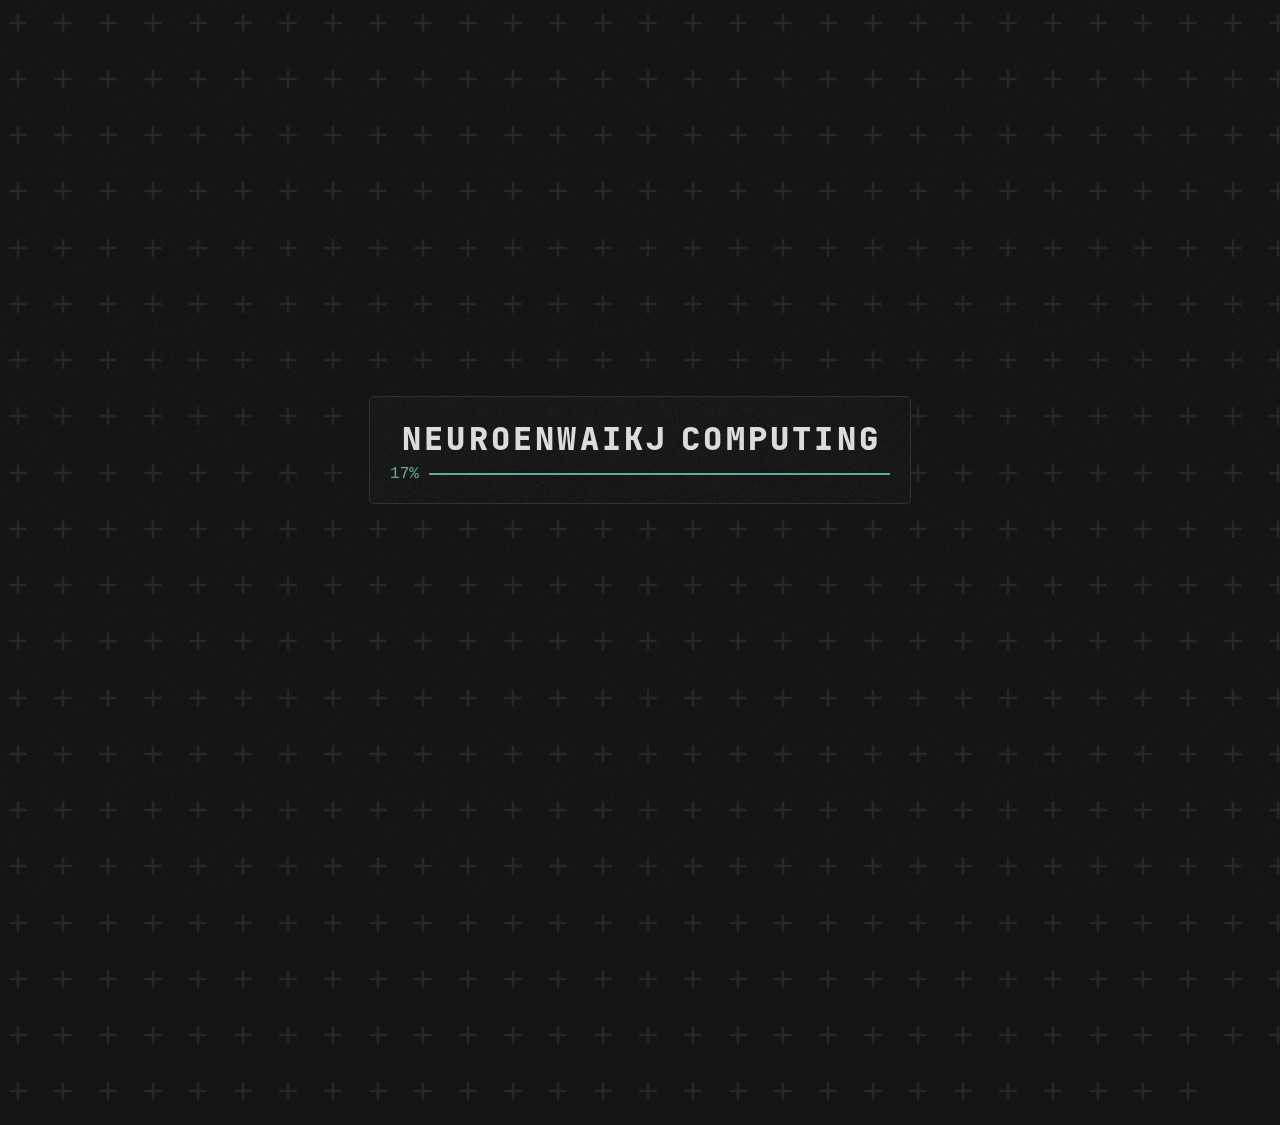
<file: index.html>
<!DOCTYPE html>
<html lang="en">
    <head>
        <meta charset="UTF-8">
        <title>Neuromorphic Computing</title>
        <link rel="stylesheet" href="styles/background.css">
        <link rel="stylesheet" href="styles/landing-page/landing-page.css">

        <link rel="stylesheet" href="styles/main-layout/navbar.css">
        <link rel="stylesheet" href="styles/main-layout/data.css">
        <link rel="stylesheet" href="styles/main-layout/title-bar.css">

        <link rel="preconnect" href="https://fonts.googleapis.com">
        <link rel="preconnect" href="https://fonts.gstatic.com" crossorigin>
        <link rel="preconnect" href="https://fonts.googleapis.com">
        <link rel="preconnect" href="https://fonts.gstatic.com" crossorigin>
        <link href="https://fonts.googleapis.com/css2?family=Bitcount:wght@100..900&display=swap" rel="stylesheet">

        <link href='https://fonts.googleapis.com/css?family=Poppins' rel='stylesheet'>
    </head>

    <body>
    <script src="scripts/landing-page/overview.js"></script>
    <script src="scripts/main-layout/navbar.js"></script>
    <script src="scripts/main.js"></script>
    <script src="scripts/main-layout/data.js"></script>
    <script src="scripts/main-layout/title-bar.js"></script>

    <script src="scripts/landing-page/grid.js"></script>
    <script src="scripts/landing-page/opening.js"></script>
    </body>
</html>
</file>
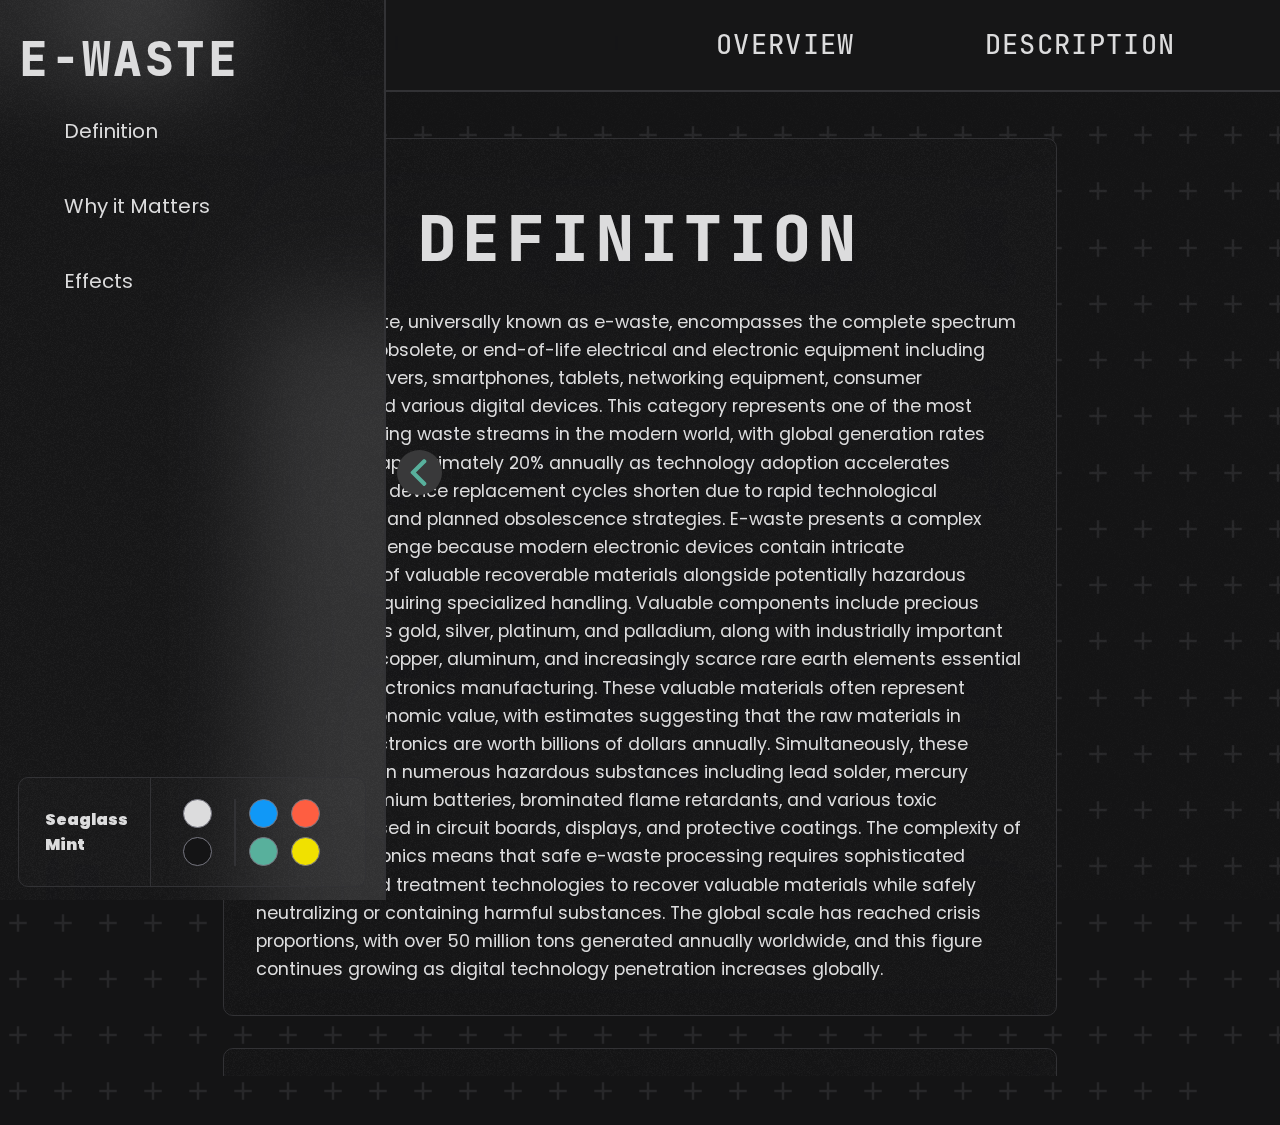
<file: E-Waste.html>
<!DOCTYPE html>
<html lang="en">
<head>
    <meta charset="UTF-8">
    <title>Neuromorphic Computing</title>
    <link rel="stylesheet" href="styles/background.css">

    <link rel="stylesheet" href="styles/main-layout/navbar.css">
    <link rel="stylesheet" href="styles/main-layout/data.css">
    <link rel="stylesheet" href="styles/main-layout/title-bar.css">

    <link rel="preconnect" href="https://fonts.googleapis.com">
    <link rel="preconnect" href="https://fonts.gstatic.com" crossorigin>
    <link rel="preconnect" href="https://fonts.googleapis.com">
    <link rel="preconnect" href="https://fonts.gstatic.com" crossorigin>
    <link href="https://fonts.googleapis.com/css2?family=Bitcount:wght@100..900&display=swap" rel="stylesheet">

    <link href='https://fonts.googleapis.com/css?family=Poppins' rel='stylesheet'>
</head>

<body>

<script src="scripts/E-waste/E-Waste.js"></script>
<script src="scripts/main-layout/data.js"></script>
<script src="scripts/main-layout/navbar.js"></script>
<script src="scripts/main-layout/title-bar.js"></script>
<script src="scripts/main.js"></script>
<script src="scripts/landing-page/grid.js"></script>
<script src="scripts/E-waste/loadEWaste.js"></script>
</body>
</html>
</file>
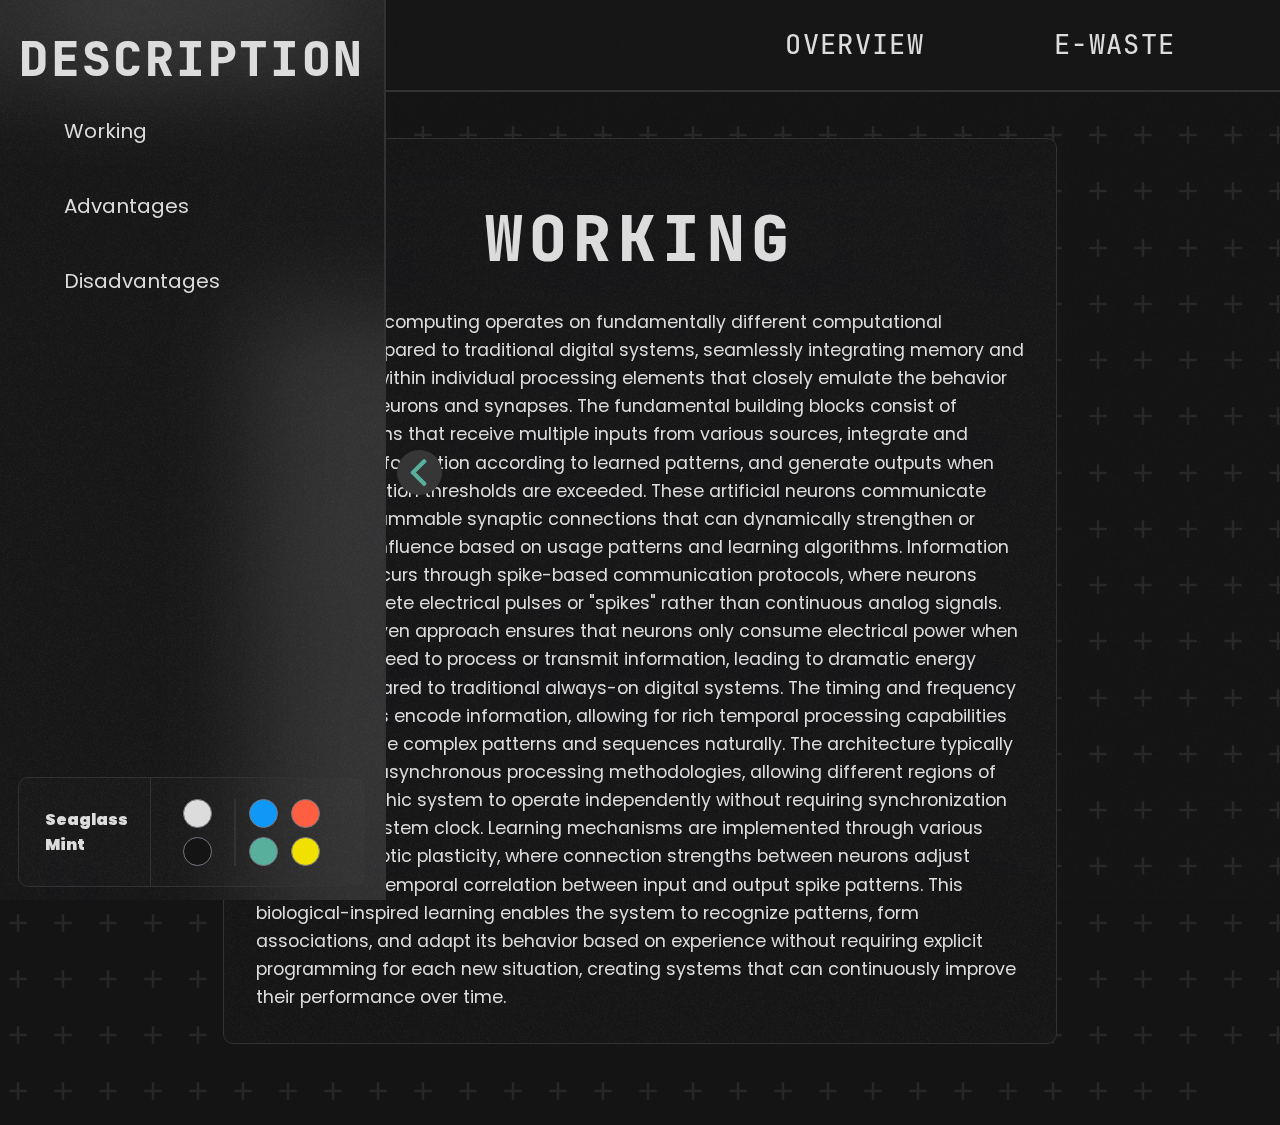
<file: neuromorphic.html>
<!DOCTYPE html>
<html lang="en">
<head>
    <meta charset="UTF-8">
    <title>Neuromorphic Computing</title>
    <link rel="stylesheet" href="styles/background.css">

    <link rel="stylesheet" href="styles/main-layout/navbar.css">
    <link rel="stylesheet" href="styles/main-layout/data.css">
    <link rel="stylesheet" href="styles/main-layout/title-bar.css">

    <link rel="preconnect" href="https://fonts.googleapis.com">
    <link rel="preconnect" href="https://fonts.gstatic.com" crossorigin>
    <link rel="preconnect" href="https://fonts.googleapis.com">
    <link rel="preconnect" href="https://fonts.gstatic.com" crossorigin>
    <link href="https://fonts.googleapis.com/css2?family=Bitcount:wght@100..900&display=swap" rel="stylesheet">

    <link href='https://fonts.googleapis.com/css?family=Poppins' rel='stylesheet'>
</head>

<body>

<script src="scripts/neuromorphic/neuromorphic.js"></script>
<script src="scripts/main-layout/data.js"></script>
<script src="scripts/main-layout/navbar.js"></script>
<script src="scripts/main-layout/title-bar.js"></script>
<script src="scripts/main.js"></script>
<script src="scripts/landing-page/grid.js"></script>
<script src="scripts/neuromorphic/loadNeuromorphic.js"></script>
</body>
</html>
</file>
<file: styles/background.css>
:root {
    font-family: Poppins, sans-serif;
    --accent: #FE5E41;
    --secondary: #fff;
    --primary: #141415;
    --alpha: 0.1;
    --blur: rgba(255, 255, 255, 0);
    --blurHover: rgba(255, 255, 255, 0.1);
    --accentHue: 9;
    --accentSaturation: 99;
    --accentLightness: 63;
}

@font-face {
    font-family: "JetBrains Mono ExtraBold";
    src: url('../assets/fonts/JetBrainsMono-ExtraBold.ttf') format('truetype');
    font-weight: normal;
    font-style: normal;
}

@font-face {
    font-family: "JetBrains Mono";
    src: url('../assets/fonts/JetBrainsMono-Medium.ttf') format('truetype');
    font-weight: normal;
    font-style: normal;
}


body{
    background-color: var(--primary);
    overflow: hidden;
    margin: 0;
    position: relative;
}

body::before {
    content: "";
    position: absolute;
    height: 100vh;
    width: 100vw;
    background-image: url(../assets/noise-light.png);
    opacity: 0.1;
    pointer-events: none;
    z-index: -10000;
}

.cross polygon{
    fill: var(--secondary);
    opacity: var(--alpha);
    aspect-ratio: 1/1;
    height: 0.25vh;
    width: 0.25vh;
}

.cross{
    transition: transform 0.35s ease;
    z-index: -999;
}

.cross-container{
    height: 5vh;
    aspect-ratio: 1/1;
    display: flex;
    align-items: center;
    justify-content: center;
}

.grid {
    position: absolute;
    top: -25vh;
    left: -25vw;
    width: 150vw;
    height: 150vh;
    display: flex;
    flex-wrap: wrap;
    pointer-events: none;
    transition: transform 300ms ease-out;
    cursor: pointer;
}
</file>
<file: styles/landing-page/landing-page.css>
.container{
    height: 100vh;
    width: 100vw;
    display: flex;
    align-items: center;
    justify-content: center;
}

.title{
    display: flex;
    align-items: center;
    justify-content: center;
    flex-direction: column;
    transition: margin-bottom 300ms ease-out, opacity 1s ease, background-color 500ms ease-out;
    padding: 20px;
    z-index: 10;
    border-radius: 5px;
    background: var(--blur);
    backdrop-filter: blur(24px);
    -webkit-backdrop-filter: blur(24px);
    border: #323235 1px solid;
    cursor: pointer;

    position: relative;
}

.title::before{
    content: "";
    position: absolute;
    height: 100%;
    width: 100%;
    z-index: -1;
    background-image: url(../../assets/noise-light.png);
    opacity: 0.2;
    pointer-events: none;
}

.title:hover {
    background: var(--blurHover);
}

.title-text {
    font-size: 2rem;
    display: flex;
    align-items: center;
    justify-content: center;
    color: var(--secondary);
    padding-left: 4px;
    padding-right: 1px;
}

.title span, .title p {
    font-family: "JetBrains Mono ExtraBold", monospace;
    user-select: none;
    letter-spacing: 0.25vw;
    margin: 0;
    padding: 0;
}

.title p{
    font-weight: 400;
}

.title span{
    font-weight: 500;
    margin-right: 1vw;
}

.title-underline {
    display: flex;
    align-items: center;
    width: 100%;
    margin-top: 5px;
    margin-bottom: 0;
}

.loading{
    color: var(--accent);
    margin: 0;
    padding: 0;
    text-align: right;
    font-family: "Geist Mono", monospace;
    user-select: none;
}

.text-underline {
    height: 0.2vw;
    background: var(--accent);
    transition: width 0.5s ease;
    margin-left: 10px;
}

.by-line {
    opacity: 0;
    color: var(--secondary);
    transition: opacity 1s ease;
    font-family: Poppins, sans-serif;
    font-size: 18px;
    font-weight: 700;
    margin-top: 0;
}
</file>
<file: styles/main-layout/navbar.css>
.navbar-wrapper {
    position: relative;
    height: 100vh;
    margin: 0;
    padding: 0;
    top: 0;
    left: 0;
    bottom: 0;
    width: 10vw;
}

.navbar {
    position: absolute;
    top: 0;
    left: 0;
    bottom: 0;
    width: 0;
    background-color: var(--blur);
    backdrop-filter: blur(50px);
    z-index: 100;
    transition: width 500ms ease-out;
    border-right: #323235 2px solid;
    justify-content: space-between;
    align-items: center;
    flex-direction: column;
    display: flex;
}

.navbar::before{
    content: "";
    position: absolute;
    height: 100%;
    width: 100%;
    z-index: -1;
    background-image: url(../../assets/noise-light.png);
    opacity: 0.2;
    pointer-events: none;
}

.navbar-arrow{
    height: 3vh;
    aspect-ratio: 1/1;
    opacity: 0.5;
    margin-left: 2px;
    margin-bottom: 1px;
}

.arrow-button{
    height: 5vh;
    aspect-ratio: 1/1;
    border-radius: 50%;

    position: absolute;
    top: 50%;
    left: 0;
    margin-left: 1vw;

    z-index: 100;
    cursor: pointer;

    background-color: rgba(255, 255, 255, 0.0);
    backdrop-filter: blur(50px);

    display: flex;
    align-items: center;
    justify-content: center;

    transition: left 500ms ease-out, transform 500ms ease-out, background-color 500ms ease-out;
}

.themes{
    display: flex;
    align-items: center;
    justify-content: center;
    border-radius: 10px;
    backdrop-filter: blur(50px);
    position: relative;
    width: 90%;
    height: 12vh;
    padding: 0;
    border: #323235 1px solid;
    margin: 1vw;
    overflow: hidden;
}

.navbar-title{
    font-size: 5vh;
    font-weight: bold;
    text-transform: uppercase;
    font-family: "JetBrains Mono ExtraBold",sans-serif;
    overflow: hidden;
    width: 100%;
    color: var(--secondary);
    margin-top: 3vh;
    margin-left: 1.5vw;
}

.themes::before{
    content: "";
    top: 0;
    bottom: 0;
    left: 0;
    right: 0;
    z-index: -1;
    background-image: url(../../assets/noise-light.png);
    opacity: 0.2;
    background-color: var(--accent);
}

.navbar-title{
    display: flex;
    gap: 0.05em;
    font-size: 3rem;
    font-weight: bold;
    cursor: pointer;
}

.letter {
    position: relative;
    display: inline-block;
    overflow: hidden;
}

.letter span {
    display: block;
    transition: transform 0.5s ease;
    overflow: hidden;
}

.letter .top {
    transform: translateY(0%);
}

.letter .bottom {
    position: absolute;
    top: 100%;
    left: 0;
    transform: translateY(0%);
}

.navbar-title:hover .letter .top {
    transform: translateY(-100%);
}

.navbar-title:hover .letter .bottom {
    transform: translateY(-100%);
}

.navbar-top{
    width: 100%;
}
.nav-articles{
    display: flex;
    align-items: center;
    justify-content: center;
    width: 100%;
    flex-direction: column;
    margin: 2vw 5vh;
    gap: 5vh;
    overflow: hidden;
}

.nav-article{
    color: var(--secondary);
    font-family: Poppins, sans-serif;
    font-size: 1.25rem;
    cursor: pointer;
    border-radius: 5px;
    transition: background-color 0.3s ease, margin-left 0.3s ease;
    white-space: nowrap;
    text-align: left;
    width: 90%;
    margin-left: 0;
    user-select: none;
}

.nav-article:hover{
    margin-left: 1vw;
}

.theme-name{
    color: var(--secondary);
    font-family: Poppins, sans-serif;
    user-select: none;
    font-weight: 900;
    margin-left: 2vw;
}

.themes-options{
    display: flex;
    align-items: center;
    justify-content: center;
    flex-direction: row;
    border-left: #323235 1px solid;
    height: 100%;
    margin-right: 1vw;
    width: 70%;
    gap: 1vh
}

.colors{
    display: flex;
    align-items: center;
    justify-content: center;
    flex-direction: row;
    gap: 1vw;
    border-left: #323235 2px solid;
    padding-left: 1vw;
}

.mode{
    margin-right: 1vw;
}

.colors-1, .colors-2, .mode{
    display: flex;
    align-items: center;
    justify-content: center;
    flex-direction: column;
    gap: 0.7vw
}

.colors-1 div, .colors-2 div, .mode div{
    height: 3vh;
    aspect-ratio: 1/1;
    border-radius: 10000px;
    border: #767680 1px solid;
    cursor: pointer;
}

.blue{
    background-color: #1098F7;
}

.green{
    background-color: #58B09C;
}

.orange{
    background-color: #FE5E41;
}

.yellow{
    background-color: #F0E100;
}

.light{
    background-color: #DCDCDD;
}

.dark{
    background-color: #141415;
}
</file>
<file: styles/main-layout/data.css>
.articles-container::-webkit-scrollbar {
    width: 8px;
}

.articles-container::-webkit-scrollbar-track {
    background: var(--primary);
}

.articles-container::-webkit-scrollbar-thumb {
    background: var(--accent);
    border-radius: 4px;
}

.articles-container::-webkit-scrollbar-thumb:hover {
    background: var(--secondary);
}

.articles-container{
    display: flex;
    align-items: flex-start;
    justify-content: center;

    height: calc(100vh - 10vh);
    width: 100vw;
    position: absolute;
    top: 10vh;
    left: 0;
    right: 0;
    bottom: 0;

    overflow-y: auto;
    overflow-x: hidden;

    padding: 3rem 0 8rem 0;

    scrollbar-width: thin;
    scrollbar-color: var(--accent) var(--primary);

    scroll-behavior: smooth;
    scroll-padding-top: calc(10vh + 2rem);
}

.articles-divs{
    display: flex;
    justify-content: center;
    flex-direction: column;
    gap: 2rem;
    width: 100%;
    max-width: 1200px;
    align-items: flex-start;
    padding-bottom: 2rem;
}

.article-div{
    background-color: var(--blur);
    backdrop-filter: blur(24px);
    -webkit-backdrop-filter: blur(24px);
    border: #323235 1px solid;
    border-radius: 10px;
    padding: 2rem;
    color: var(--secondary);
    font-family: Poppins, sans-serif;
    font-size: 1.1rem;
    line-height: 1.6;
    max-width: 60vw;
    min-width: 40vw;
    position: relative;
    overflow: hidden;
    margin: 0 auto;

    transition: background-color 300ms ease-out, box-shadow 300ms ease-out;
}

.article-div:target {
    animation: highlightFlash 2s ease-out;
    box-shadow: 0 0 20px rgba(var(--accent), 0.3);
}

.article-div::before{
    content: "";
    position: absolute;
    height: 100%;
    width: 100%;
    z-index: -1;
    background-image: url(../../assets/noise-light.png);
    opacity: 0.2;
    pointer-events: none;
    top: 0;
    left: 0;
    bottom: 0;
    right: 0;
    border-radius: inherit;
}

.article-div:hover {
    background-color: var(--blurHover);
}

.article-div:last-child {
    margin-bottom: 5rem;
}

.article-title{
    font-size: 7vh;
    text-align: center;
    letter-spacing: 0.5vw;
    font-weight: bold;
    text-transform: uppercase;
    font-family: "JetBrains Mono ExtraBold", sans-serif;
    margin: 2vh 0 ;
}

@keyframes highlightFlash {
    0% {
        background-color: var(--blurHover);
        transform: scale(1.02);
    }
    50% {
        background-color: var(--blurHover);
        transform: scale(1.01);
    }
    100% {
        background-color: var(--blur);
        transform: scale(1);
    }
}
</file>
<file: styles/main-layout/title-bar.css>
.title-bar {
    background-color: var(--blur);
    position: absolute;
    top: 0;
    left: 0;
    right: 0;
    width: 100%;
    height: 10vh;
    z-index: 99;
    backdrop-filter: blur(25px);
    border-bottom: #323235 2px solid;

    display: flex;
    align-items: center;
    justify-content: space-between;
    user-select: none;
    font-family: "JetBrains Mono", monospace;
    color: var(--secondary);
}

.bar-title{
    margin-left: 2vw;
    font-size: 5vh;
    font-weight: bold;
    text-transform: uppercase;
}

.pages{
    display: flex;
    align-items: center;
    justify-content: center;
    flex-direction: row;
    margin-right: 5vw;
    font-size: 3vh;
    text-transform: uppercase;
}

.pages-div{
    margin-left: 7vw;
    color: var(--secondary);
    text-decoration: none;
}
</file>
